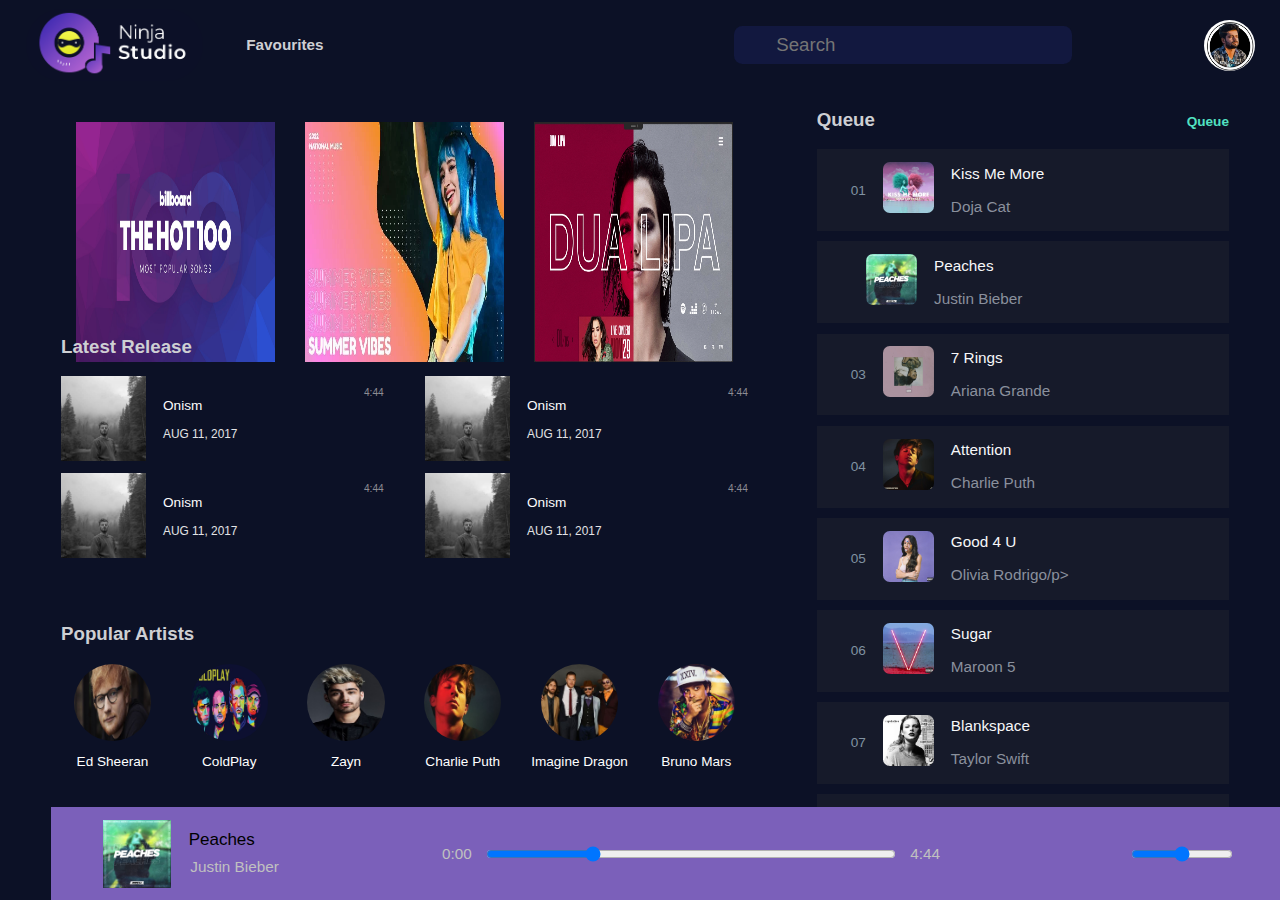
<file: index.html>
<!-- The Following code is written by Diwakar kumar (github.com/diwakarkumar3096) -->

<!DOCTYPE html>
<html>

<head>
    <title>Ninja Studio - Music Player</title>

    <meta charset="UTF-8">
    <!-- set viewport meta property -->
    <meta name="viewport" content="Width=device-width, initial-scale=1.0">

    <!-- linking the css file -->
    <link rel="stylesheet" href="assets/css/style.css">

    <!-- use the below to use font-awesome icons -->
    <link rel="stylesheet" href="https://use.fontawesome.com/releases/v5.15.3/css/all.css" integrity="sha384-SZXxX4whJ79/gErwcOYf+zWLeJdY/qpuqC4cAa9rOGUstPomtqpuNWT9wdPEn2fk" crossorigin="anonymous">
</head>

<body>
    <div class="main-container">
        <header class="header">
            <div class="logo">
                <img src="logo.png" />
                <p class="fav">Favourites</p>
            </div>
            <div class="searchbox-container">
                <div class="search-box">
                    <i class="fas fa-search"></i>
                    <input type="text" placeholder="Search" />
                    <i class="fas fa-microphone"></i>
                </div>
                <i class="fas bell fa-bell"></i>
                <img class="profile-photo" src="assets/images/profilepic.jpg" />
            </div>
        </header>
           <!--this for three main at the top-->
        <div class="for-responsiveness">
            <main>
                <div class="left-side">
                    <div class="carosual">
                         <div class="image">
                         <img src="assets/carousel/img1.jpg" alt="pic1">
                         </div>
                         <div class="image">
                         <img src="assets/carousel/img4.webp" alt="pic2">
                         </div>
                         <div class="image">
                         <img src="assets/carousel/img5.png" alt="pic2">
                         </div>

                    </div>
            </div>
                     
                <div id="queue-1" class="queue-container">
                    <div class="queue-header">
                        <p>Queue</p>
                        <div class="queue-btn-container">

                            <!-- here label is acting as a button for dropdown effect -->
                            <label for="mycheckbox">Queue <span><i class="fas fa-angle-down"></i></span></label>
                            <input type="checkbox" id="mycheckbox">
                            <div class="queue-btn-dropdown">
                                <a href="">Playlists</a>
                                <hr>
                                <a href="">Favourite Songs</a>
                            </div>
                        </div>
                    </div>

                    <div class="queue-elements-container">
                        <div class="queue-element">
                            <div class="song-image-container">
                                <p class="queue-number">01</p>
                                <div class="image-container">
                                    <img class="queue-song-img" src="assets/queue/kissmemore.jpg" />
                                    <i class="fas play-btn fa-play"></i>
                                </div>
                                <div class="song-and-artist-container">
                                    <p class="queue-song-name">Kiss Me More</p>
                                    <p class="queue-artist-name">Doja Cat</p>
                                </div>
                            </div>

                            <i class="far wishlist-icon fa-heart"></i>
                        </div>
                        <div class="queue-element">
                            <div class="song-image-container">
                                <i class="fas currently-on-song fa-stream"></i>
                                <div class="image-container">
                                    <img class="queue-song-img" src="assets/queue/peaches.jpg" />
                                    <i class="fas play-btn fa-play"></i>
                                </div>
                                <div class="song-and-artist-container">
                                    <p class="queue-song-name">Peaches</p>
                                    <p class="queue-artist-name">Justin Bieber</p>
                                </div>
                            </div>

                            <i class="far wishlist-icon fa-heart"></i>
                        </div>
                        <div class="queue-element">
                            <div class="song-image-container">
                                <p class="queue-number">03</p>
                                <div class="image-container">
                                    <img class="queue-song-img" src="assets/queue/7rings.jpg" />
                                    <i class="fas play-btn fa-play"></i>
                                </div>
                                <div class="song-and-artist-container">
                                    <p class="queue-song-name">7 Rings</p>
                                    <p class="queue-artist-name">Ariana Grande</p>
                                </div>
                            </div>

                            <i class="far wishlist-icon fa-heart"></i>
                        </div>
                        <div class="queue-element">
                            <div class="song-image-container">
                                <p class="queue-number">04</p>
                                <div class="image-container">
                                    <img class="queue-song-img" src="assets/queue/attention.jpg" />
                                    <i class="fas play-btn fa-play"></i>
                                </div>
                                <div class="song-and-artist-container">
                                    <p class="queue-song-name">Attention</p>
                                    <p class="queue-artist-name">Charlie Puth</p>
                                </div>
                            </div>

                            <i class="far wishlist-icon fa-heart"></i>
                        </div>
                        <div class="queue-element">
                            <div class="song-image-container">
                                <p class="queue-number">05</p>
                                <div class="image-container">
                                    <img class="queue-song-img" src="assets/queue/good4u.jpg" />
                                    <i class="fas play-btn fa-play"></i>
                                </div>
                                <div class="song-and-artist-container">
                                    <p class="queue-song-name">Good 4 U</p>
                                    <p class="queue-artist-name">Olivia Rodrigo/p>
                                </div>
                            </div>

                            <i class="far wishlist-icon fa-heart"></i>
                        </div>
                        <div class="queue-element">
                            <div class="song-image-container">
                                <p class="queue-number">06</p>
                                <div class="image-container">
                                    <img class="queue-song-img" src="assets/queue/sugar.jpg" />
                                    <i class="fas play-btn fa-play"></i>
                                </div>
                                <div class="song-and-artist-container">
                                    <p class="queue-song-name">Sugar</p>
                                    <p class="queue-artist-name">Maroon 5</p>
                                </div>
                            </div>

                            <i class="far wishlist-icon fa-heart"></i>
                        </div>
                        <div class="queue-element">
                            <div class="song-image-container">
                                <p class="queue-number">07</p>
                                <div class="image-container">
                                    <img class="queue-song-img" src="assets/queue/taylorswift.jpg" />
                                    <i class="fas play-btn fa-play"></i>
                                </div>
                                <div class="song-and-artist-container">
                                    <p class="queue-song-name">Blankspace</p>
                                    <p class="queue-artist-name">Taylor Swift</p>
                                </div>
                            </div>

                            <i class="far wishlist-icon fa-heart"></i>
                        </div>
                        <div class="queue-element">
                            <div class="song-image-container">
                                <p class="queue-number">08</p>
                                <div class="image-container">
                                    <img class="queue-song-img" src="assets/queue/we'regood.jpg" />
                                    <i class="fas play-btn fa-play"></i>
                                </div>
                                <div class="song-and-artist-container">
                                    <p class="queue-song-name">We're Good</p>
                                    <p class="queue-artist-name">Dua Lipa</p>
                                </div>
                            </div>

                            <i class="far wishlist-icon fa-heart"></i>
                        </div>
                        <div class="queue-element">
                            <div class="song-image-container">
                                <p class="queue-number">09</p>
                                <div class="image-container">
                                    <img class="queue-song-img" src="assets/queue/shapeofyou.jpg" />
                                    <i class="fas play-btn fa-play"></i>
                                </div>
                                <div class="song-and-artist-container">
                                    <p class="queue-song-name">Shape Of You</p>
                                    <p class="queue-artist-name">Ed Sheeran</p>
                                </div>
                            </div>

                            <i class="far wishlist-icon fa-heart"></i>
                        </div>
                        <div class="queue-element">
                            <div class="song-image-container">
                                <p class="queue-number">10</p>
                                <div class="image-container">
                                    <img class="queue-song-img" src="assets/queue/cheapthrills.jpg" />
                                    <i class="fas play-btn fa-play"></i>
                                </div>
                                <div class="song-and-artist-container">
                                    <p class="queue-song-name">Cheap Thrills</p>
                                    <p class="queue-artist-name">Sia</p>
                                </div>
                            </div>

                            <i class="far wishlist-icon fa-heart"></i>
                        </div>
                        <div class="queue-element">
                            <div class="song-image-container">
                                <p class="queue-number">11</p>
                                <div class="image-container">
                                    <img class="queue-song-img" src="assets/queue/roar.jpg" />
                                    <i class="fas play-btn fa-play"></i>
                                </div>
                                <div class="song-and-artist-container">
                                    <p class="queue-song-name">Roar</p>
                                    <p class="queue-artist-name">Katy Perry</p>
                                </div>
                            </div>

                            <i class="far wishlist-icon fa-heart"></i>
                        </div>
                        <div class="queue-element">
                            <div class="song-image-container">
                                <p class="queue-number">12</p>
                                <div class="image-container">
                                    <img class="queue-song-img" src="assets/queue/starboy.jpg" />
                                    <i class="fas play-btn fa-play"></i>
                                </div>
                                <div class="song-and-artist-container">
                                    <p class="queue-song-name">Starboy</p>
                                    <p class="queue-artist-name">The Weeknd</p>
                                </div>
                            </div>

                            <i class="far wishlist-icon fa-heart"></i>
                        </div>
                    </div>
                </div>

                <div class="latest-release-container">
                    <div class="latest-release-header">
                        <p>Latest Release</p>
                    </div>
                    <div class="latest-release-cards-container">
                        <div class="latest-release-card">
                            <div class="song-name-and-img-container">
                                <div class="latest-release-img-container">
                                    <label for="play-btn-checkbox1"><i class="fas latest-release-play-btn fa-play play-1"></i><i class="latest-release-pause-btn fas fa-pause pause-1"></i></label>
                                </div>
                                <div>
                                    <p class="song-name">Onism</p>
                                    <p class="date">AUG 11, 2017</p>
                                </div>
                            </div>

                            <div class="latest-release-dropdown-container">
                                <label for="latest-release-checkbox1"><i class="fas more-details fa-ellipsis-h"></i></label>
                                <input type="checkbox" id="latest-release-checkbox1">
                                <div class="latest-release-dropdown">

                                    <div class="links-container">
                                        <i class="fas fa-play"></i>
                                        <a href="">Play Now</a>
                                    </div>

                                    <hr>

                                    <div class="links-container">
                                        <i class="fas fa-plus"></i>
                                        <a href="">Add To Queue</a>
                                    </div>

                                    <hr>

                                    <div class="links-container">
                                        <i class="fas fa-bars"></i>
                                        <a href="">Add To Favourites</a>
                                    </div>

                                    <hr>

                                    <div class="links-container">
                                        <i class="fas fa-exclamation-circle"></i>
                                        <a href=""><span></span>Get Info</a>
                                    </div>

                                </div>
                                <p class="time">4:44</p>
                            </div>

                        </div>
                        <div class="latest-release-card">
                            <div class="song-name-and-img-container">
                                <div class="latest-release-img-container">
                                    <label for="play-btn-checkbox2"><i class="fas latest-release-play-btn fa-play play-2"></i><i class="latest-release-pause-btn fas fa-pause pause-2"></i></label>
                                </div>
                                <div>
                                    <p class="song-name">Onism</p>
                                    <p class="date">AUG 11, 2017</p>
                                </div>
                            </div>

                            <div class="latest-release-dropdown-container">
                                <label for="latest-release-checkbox2"><i class="fas more-details fa-ellipsis-h"></i></label>
                                <input type="checkbox" id="latest-release-checkbox2">
                                <div class="latest-release-dropdown">

                                    <div class="links-container">
                                        <i class="fas fa-play"></i>
                                        <a href="">Play Now</a>
                                    </div>

                                    <hr>

                                    <div class="links-container">
                                        <i class="fas fa-plus"></i>
                                        <a href="">Add To Queue</a>
                                    </div>

                                    <hr>

                                    <div class="links-container">
                                        <i class="fas fa-bars"></i>
                                        <a href="">Add To Favourites</a>
                                    </div>

                                    <hr>

                                    <div class="links-container">
                                        <i class="fas fa-exclamation-circle"></i>
                                        <a href=""><span></span>Get Info</a>
                                    </div>

                                </div>
                                <p class="time">4:44</p>
                            </div>

                        </div>
                    </div>
                    <div class="latest-release-cards-container">
                        <div class="latest-release-card">
                            <div class="song-name-and-img-container">
                                <div class="latest-release-img-container">
                                    <label for="play-btn-checkbox3"><i class="fas latest-release-play-btn fa-play play-3"></i><i class="latest-release-pause-btn fas fa-pause pause-3"></i></label>
                                </div>
                                <div>
                                    <p class="song-name">Onism</p>
                                    <p class="date">AUG 11, 2017</p>
                                </div>
                            </div>

                            <div class="latest-release-dropdown-container">
                                <label for="latest-release-checkbox3"><i class="fas more-details fa-ellipsis-h"></i></label>
                                <input type="checkbox" id="latest-release-checkbox3">
                                <div class="latest-release-dropdown">

                                    <div class="links-container">
                                        <i class="fas fa-play"></i>
                                        <a href="">Play Now</a>
                                    </div>

                                    <hr>

                                    <div class="links-container">
                                        <i class="fas fa-plus"></i>
                                        <a href="">Add To Queue</a>
                                    </div>

                                    <hr>

                                    <div class="links-container">
                                        <i class="fas fa-bars"></i>
                                        <a href="">Add To Favourites</a>
                                    </div>

                                    <hr>

                                    <div class="links-container">
                                        <i class="fas fa-exclamation-circle"></i>
                                        <a href=""><span></span>Get Info</a>
                                    </div>

                                </div>
                                <p class="time">4:44</p>
                            </div>

                        </div>
                        <div class="latest-release-card">
                            <div class="song-name-and-img-container">
                                <div class="latest-release-img-container">
                                    <label for="play-btn-checkbox4"><i class="fas latest-release-play-btn fa-play play-4"></i><i class="latest-release-pause-btn fas fa-pause pause-4"></i></label>
                                </div>
                                <div>
                                    <p class="song-name">Onism</p>
                                    <p class="date">AUG 11, 2017</p>
                                </div>
                            </div>

                            <div class="latest-release-dropdown-container">
                                <label for="latest-release-checkbox4"><i class="fas more-details fa-ellipsis-h"></i></label>
                                <input type="checkbox" id="latest-release-checkbox4">
                                <div class="latest-release-dropdown">

                                    <div class="links-container">
                                        <i class="fas fa-play"></i>
                                        <a href="">Play Now</a>
                                    </div>

                                    <hr>

                                    <div class="links-container">
                                        <i class="fas fa-plus"></i>
                                        <a href="">Add To Queue</a>
                                    </div>

                                    <hr>

                                    <div class="links-container">
                                        <i class="fas fa-bars"></i>
                                        <a href="">Add To Favourites</a>
                                    </div>

                                    <hr>

                                    <div class="links-container">
                                        <i class="fas fa-exclamation-circle"></i>
                                        <a href=""><span></span>Get Info</a>
                                    </div>

                                </div>
                                <p class="time">4:44</p>
                            </div>

                        </div>
                    </div>
                </div>

                <div class="popular-artists-container">
                    <div class="popular-artists-header">
                        <p>Popular Artists</p>
                    </div>
                    <div class="popular-artists-img-container">
                        <div class="popular-artists-1-container">
                            <div class="popular-artists-img1-container">
                                <div class="popular-artists">
                                    <a href="index2.html"><i class="fas popular-artists-play-btn fa-play"></i></a>
                                </div>
                            </div>

                            <p>Ed Sheeran</p>
                        </div>
                        <div class="popular-artists-1-container">
                            <div class="popular-artists-img1-container">
                                <div class="popular-artists popular-artists-2">
                                    <a href="index2.html"><i class="fas popular-artists-play-btn fa-play"></i></a>
                                </div>
                            </div>

                            <p>ColdPlay</p>
                        </div>
                        <div class="popular-artists-1-container">
                            <div class="popular-artists-img1-container">
                                <div class="popular-artists popular-artists-3">
                                    <a href="index2.html"><i class="fas popular-artists-play-btn fa-play"></i></a>
                                </div>
                            </div>

                            <p>Zayn</p>
                        </div>
                        <div class="popular-artists-1-container">
                            <div class="popular-artists-img1-container">
                                <div class="popular-artists popular-artists-4">
                                    <a href="index2.html"><i class="fas popular-artists-play-btn fa-play"></i></a>
                                </div>
                            </div>

                            <p>Charlie Puth</p>
                        </div>
                        <div class="popular-artists-1-container">
                            <div class="popular-artists-img1-container">
                                <div class="popular-artists popular-artists-5">
                                    <a href="index2.html"><i class="fas popular-artists-play-btn fa-play"></i></a>
                                </div>
                            </div>

                            <p>Imagine Dragon</p>
                        </div>
                        <div class="popular-artists-1-container">
                            <div class="popular-artists-img1-container">
                                <div class="popular-artists popular-artists-6">
                                    <a href="index2.html"><i class="fas popular-artists-play-btn fa-play"></i></a>
                                </div>
                            </div>

                            <p>Bruno Mars</p>
                        </div>
                    </div>
                </div>

                <div class="stations-container">
                    <div class="stations-logo-container">
                        <div class="stations-logo-img-container">

                        </div>
                    </div>

                    <div class="stations-img-container">
                        <div class="stations-img">
                            <!-- <div class="station-1"> -->
                            <div class="img-1">

                            </div>
                            <!-- <p>Love</p>
                  </div> -->
                        </div>
                        <p class="stations-para">Love</p>
                    </div>

                    <div class="stations-img-container">
                        <div class="stations-img">
                            <!-- <div class="station-1"> -->
                            <div class="img-1 img-2">

                            </div>
                            <!-- <p>Love</p>
                  </div> -->
                        </div>
                        <p class="stations-para">Retro</p>
                    </div>

                    <div class="stations-img-container">
                        <div class="stations-img">
                            <!-- <div class="station-1"> -->
                            <div class="img-1 img-3">

                            </div>
                            <!-- <p>Love</p>
              </div> -->
                        </div>
                        <p class="stations-para">Chill</p>
                    </div>

                    <div class="stations-img-container">
                        <div class="stations-img">
                            <!-- <div class="station-1"> -->
                            <div class="img-1 img-4">

                            </div>
                            <!-- <p>Love</p>
              </div> -->
                        </div>
                        <p class="stations-para">Workout</p>
                    </div>

                    <div class="stations-img-container">
                        <div class="stations-img">
                            <!-- <div class="station-1"> -->
                            <div class="img-1 img-5">

                            </div>
                            <!-- <p>Love</p> -->
                            <!-- </div> -->
                        </div>
                        <p class="stations-para">Rock</p>
                    </div>

                    <div class="stations-img-container">
                        <div class="stations-img">
                            <!-- <div class="station-1"> -->
                            <div class="img-1 img-6">

                            </div>
                            <!-- <p>Love</p>
              </div> -->
                        </div>
                        <p class="stations-para">Pop</p>
                    </div>
                </div>

                <div class="genre-container">
                    <div class="genre-img-container">
                        <p>Party</p>
                    </div>

                    <div class="genre-img-container genre-img-2">
                        <p>Electronic</p>
                    </div>

                    <div class="genre-img-container genre-img-3">
                        <p>Road Trip</p>
                    </div>
                </div>

                <div class="latest-english-container">
                    <div class="latest-english-header">
                        <p>Latest English</p>
                    </div>

                    <div class="latest-english-content">
                        <div class="latest-english-card-container">
                            <img src="songs/queue-04.jpg" />
                            <p>Onism</p>
                            <p>AUG 11, 2017</p>
                        </div>
                        <div class="latest-english-card-container">
                            <img src="songs/queue-05.jpg" />
                            <p>Onism</p>
                            <p>AUG 11, 2017</p>
                        </div>
                        <div class="latest-english-card-container">
                            <img src="songs/queue-02.jpg" />
                            <p>Onism</p>
                            <p>AUG 11, 2017</p>
                        </div>
                        <div class="latest-english-card-container">
                            <img src="songs/queue-03.png" />
                            <p>Onism</p>
                            <p>AUG 11, 2017</p>
                        </div>
                        <div class="latest-english-card-container">
                            <img src="songs/queue-04.jpg" />
                            <p>Onism</p>
                            <p>AUG 11, 2017</p>
                        </div>
                        <div class="latest-english-card-container">
                            <img src="songs/queue-03.png" />
                            <p>Onism</p>
                            <p>AUG 11, 2017</p>
                        </div>
                    </div>
                </div>
                <!-- Latest English Container -->
                <div class="latest-english-container">
                    <div class="latest-english-header">
                        <p>Latest Hindi</p>
                    </div>

                    <div class="latest-english-content">
                        <div class="latest-english-card-container">
                            <img src="songs/queue-04.jpg" />
                            <p>Onism</p>
                            <p>AUG 11, 2017</p>
                        </div>
                        <div class="latest-english-card-container">
                            <img src="songs/queue-05.jpg" />
                            <p>Onism</p>
                            <p>AUG 11, 2017</p>
                        </div>
                        <div class="latest-english-card-container">
                            <img src="songs/queue-02.jpg" />
                            <p>Onism</p>
                            <p>AUG 11, 2017</p>
                        </div>
                        <div class="latest-english-card-container">
                            <img src="songs/queue-03.png" />
                            <p>Onism</p>
                            <p>AUG 11, 2017</p>
                        </div>
                        <div class="latest-english-card-container">
                            <img src="songs/queue-04.jpg" />
                            <p>Onism</p>
                            <p>AUG 11, 2017</p>
                        </div>
                        <div class="latest-english-card-container">
                            <img src="songs/queue-03.png" />
                            <p>Onism</p>
                            <p>AUG 11, 2017</p>
                        </div>
                    </div>
                </div>
            </main>

            <div id="queue-2" class="queue-container">
                <div class="queue-header">
                    <p>Queue</p>
                    <div class="queue-btn-container">

                        <!-- here label is acting as a button for dropdown effect -->
                        <label for="mycheckbox">Queue <span><i class="fas fa-angle-down"></i></span></label>
                        <input type="checkbox" id="mycheckbox">
                        <div class="queue-btn-dropdown">
                            <a href="">Playlists</a>
                            <hr>
                            <a href="">Favourite Songs</a>
                        </div>
                    </div>
                </div>

                <div class="queue-elements-container">
                    <div class="queue-element">
                        <div class="song-image-container">
                            <p class="queue-number">01</p>
                            <div class="image-container">
                                <img class="queue-song-img" src="assets/queue/kissmemore.jpg" />
                                <i class="fas play-btn fa-play"></i>
                            </div>
                            <div class="song-and-artist-container">
                                <p class="queue-song-name">Kiss Me More</p>
                                <p class="queue-artist-name">Doja Cat</p>
                            </div>
                        </div>
                        <span class="nav-link">
                        <i class="far wishlist-icon fa-heart"></i>
                        </span>
                    </div>
                    <div class="queue-element">
                        <div class="song-image-container">
                            <i class="fas currently-on-song fa-stream"></i>
                            <div class="image-container">
                                
                                <img class="queue-song-img" src="assets/queue/peaches.jpg" />
                                <i class="fas play-btn fa-play"></i>
                            </div>
                            <div class="song-and-artist-container">
                                <p class="queue-song-name">Peaches</p>
                                <p class="queue-artist-name">Justin Bieber</p>
                            </div>
                        </div>
                        <span class="nav-link">
                            <i class="far wishlist-icon fa-heart"></i>
                        </span>
                    </div>
                    <div class="queue-element">
                        <div class="song-image-container">
                            <p class="queue-number">03</p>
                            <div class="image-container">
                                <img class="queue-song-img" src="assets/queue/7rings.jpg" />
                                <i class="fas play-btn fa-play"></i>
                            </div>
                            <div class="song-and-artist-container">
                                <p class="queue-song-name">7 Rings</p>
                                <p class="queue-artist-name">Ariana Grande</p>
                            </div>
                        </div>
                        <span class="nav-link">
                            <i class="far wishlist-icon fa-heart"></i>
                        </span>
                    </div>
                    <div class="queue-element">
                        <div class="song-image-container">
                            <p class="queue-number">04</p>
                            <div class="image-container">
                                <img class="queue-song-img" src="assets/queue/attention.jpg" />
                                <i class="fas play-btn fa-play"></i>
                            </div>
                            <div class="song-and-artist-container">
                                <p class="queue-song-name">Attention</p>
                                <p class="queue-artist-name">Charlie Puth</p>
                            </div>
                        </div>
                        <span class="nav-link">
                            <i class="far wishlist-icon fa-heart"></i>
                        </span>

                    </div>
                    <div class="queue-element">
                        <div class="song-image-container">
                            <p class="queue-number">05</p>
                            <div class="image-container">
                                <img class="queue-song-img" src="assets/queue/good4u.jpg" />
                                <i class="fas play-btn fa-play"></i>
                            </div>
                            <div class="song-and-artist-container">
                                <p class="queue-song-name">Good 4 U</p>
                                <p class="queue-artist-name">Olivia Rodrigo/p>
                            </div>
                        </div>
                        <span class="nav-link">
                            <i class="far wishlist-icon fa-heart"></i>
                        </span>
                    </div>
                    <div class="queue-element">
                        <div class="song-image-container">
                            <p class="queue-number">06</p>
                            <div class="image-container">
                                <img class="queue-song-img" src="assets/queue/sugar.jpg" />
                                <i class="fas play-btn fa-play"></i>
                            </div>
                            <div class="song-and-artist-container">
                                <p class="queue-song-name">Sugar</p>
                                <p class="queue-artist-name">Maroon 5</p>
                            </div>
                        </div>
                        <span class="nav-link">
                            <i class="far wishlist-icon fa-heart"></i>
                        </span>
                    </div>
                    <div class="queue-element">
                        <div class="song-image-container">
                            <p class="queue-number">07</p>
                            <div class="image-container">
                                <img class="queue-song-img" src="assets/queue/taylorswift.jpg" />
                                <i class="fas play-btn fa-play"></i>
                            </div>
                            <div class="song-and-artist-container">
                                <p class="queue-song-name">Blankspace</p>
                                <p class="queue-artist-name">Taylor Swift</p>
                            </div>
                        </div>
                        <span class="nav-link">
                            <i class="far wishlist-icon fa-heart"></i>
                        </span>
                    </div>
                    <div class="queue-element">
                        <div class="song-image-container">
                            <p class="queue-number">08</p>
                            <div class="image-container">
                                <img class="queue-song-img" src="assets/queue/we'regood.jpg" />
                                <i class="fas play-btn fa-play"></i>
                            </div>
                            <div class="song-and-artist-container">
                                <p class="queue-song-name">We're Good</p>
                                <p class="queue-artist-name">Dua Lipa</p>
                            </div>
                        </div>
                        <span class="nav-link">
                            <i class="far wishlist-icon fa-heart"></i>
                        </span>
                    </div>
                    <div class="queue-element">
                        <div class="song-image-container">
                            <p class="queue-number">09</p>
                            <div class="image-container">
                                <img class="queue-song-img" src="assets/queue/shapeofyou.jpg" />
                                <i class="fas play-btn fa-play"></i>
                            </div>
                            <div class="song-and-artist-container">
                                <p class="queue-song-name">Shape Of You</p>
                                <p class="queue-artist-name">Ed Sheeran</p>
                            </div>
                        </div>
                        <span class="nav-link">
                            <i class="far wishlist-icon fa-heart"></i>
                        </span>
                    </div>
                    <div class="queue-element">
                        <div class="song-image-container">
                            <p class="queue-number">10</p>
                            <div class="image-container">
                                <img class="queue-song-img" src="assets/queue/cheapthrills.jpg" />
                                <i class="fas play-btn fa-play"></i>
                            </div>
                            <div class="song-and-artist-container">
                                <p class="queue-song-name">Cheap Thrills</p>
                                <p class="queue-artist-name">Sia</p>
                            </div>
                        </div>
                        <span class="nav-link">
                            <i class="far wishlist-icon fa-heart"></i>
                        </span>
                    </div>
                    <div class="queue-element">
                        <div class="song-image-container">
                            <p class="queue-number">11</p>
                            <div class="image-container">
                                <img class="queue-song-img" src="assets/queue/roar.jpg" />
                                <i class="fas play-btn fa-play"></i>
                            </div>
                            <div class="song-and-artist-container">
                                <p class="queue-song-name">Roar</p>
                                <p class="queue-artist-name">Katy Perry</p>
                            </div>
                        </div>
                        <span class="nav-link">
                            <i class="far wishlist-icon fa-heart"></i>
                        </span>
                    </div>
                    <div class="queue-element">
                        <div class="song-image-container">
                            <p class="queue-number">12</p>
                            <div class="image-container">
                                <img class="queue-song-img" src="assets/queue/starboy.jpg" />
                                <i class="fas play-btn fa-play"></i>
                            </div>
                            <div class="song-and-artist-container">
                                <p class="queue-song-name">Starboy</p>
                                <p class="queue-artist-name">The Weeknd</p>
                            </div>
                        </div>
                        <span class="nav-link">
                            <i class="far wishlist-icon fa-heart"></i>
                        </span>
                    </div>
                </div>
            </div>
        <footer>
            <!-- Song Thumnail, Title, Singer -->
            <div id="footer-song-info">
                <div id="footer-song-image"></div>
                <div id="footer-song-name">
                    <span>Peaches</span>
                    <span class="subtitle">Justin Bieber</span>
                </div>
                <div>
                    <span class="nav-link">
	                    <i class="far fa-heart subtitle"></i>
	                </span>
                    <span class="nav-link">
	                    <i class="fas fa-ban subtitle"></i>
	                </span>
                </div>
            </div>

            <!-- Contains Player Controls: Play, Pause, Next, Previous, Shuffle and Repeat with Slider -->
            <div id="player">

                <div id="player-control">
                    <div><i class="fas fa-random"></i></div>
                    <div><i class="fas fa-step-backward"></i></div>
                    <div><i class="far fa-pause-circle" style="font-size: 2rem;"></i></div>
                    <div><i class="fas fa-step-forward"></i></div>
                    <div><i class="fas fa-redo"></i></div>
                </div>

                <div id="player-slider-container">
                    <div class="subtitle">
                        0:00
                    </div>

                    <input type="range" min="0" max="100" value="25">

                    <div class="subtitle">
                        4:44
                    </div>
                </div>
            </div>

            <!-- Volume buttom, Expand button -->
            <div class="player-extras">
                <div>
                    <i class="fas fa-list-ul"></i>
                </div>
                <div>
                    <i class="fas fa-laptop"></i>
                </div>

                <div class="volume-container">
                    <span><i class="fas fa-volume-up"></i></span>
                    <input type="range" min="0" max="100" value="50" class="slider" id="volume-slider">
                </div>
                <div><i class="fas fa-expand"></i></div>
            </div>

        </footer>
    </div>
</body>

</html>
</file>
<file: assets/css/style.css>
/* The Following code is written by Diwakar kumar (github.com/diwakarkumar3096) */
/* set size of root element */

html {
    font-size: 7px;
}


/* set border-box style for all elements of webpage */

* {
    box-sizing: border-box;
    font-family: Arial, Helvetica, sans-serif;
}


/* set margin of body element as 0 (because there is some margin by default) */

body {
    margin: 0;
}

.main-container {
    height: 100vh;
    background-color: #0C1126;
    overflow-y: auto;
}


/* header */

.header {
    height: 10vh;
    padding: 1.5rem;
    display: flex;
    justify-content: space-between;
    align-items: center;
}

.logo {
    display: flex;
    justify-content: flex-start;
    align-items: center;
    width: 18%;
}

.logo img {
    width: 240px;
    height: 72px;
    border-radius: 2.5rem;
    margin-right: 0.8rem;
    max-height: 6rem;
    max-width: 18rem;
}

.fav {
    color: #CECFD3;
    font-size: 0.9rem;
    font-weight: 600;
    margin-left: 30px;
}

.searchbox-container {
    display: flex;
    justify-content: flex-end;
    align-items: center;
    width: 55%;
}

.search-box {
    padding: 0.5rem;
    padding-left: 0.5rem;
    padding-right: 0.5rem;
    background-color: #12183F;
    border-radius: 0.5rem;
    display: flex;
    align-items: center;
    justify-content: space-between;
    width: 50%;
    margin-right: 4rem;
}

.search-box input {
    font-size: 1.1rem;
    padding: 0.6rem;
    padding-left: 0.1rem;
    background-color: transparent;
    width: 80%;
    height: 0.7rem;
    border: 0;
    margin-left: 0.3rem;
    margin-right: 0.3rem;
    color: white;
}

.search-box input:focus {
    outline: none;
}

.search-box i {
    color: white;
    /* font-size: 2rem; */
}

.profile-photo {
    width: 3rem;
    height: 3rem;
    border-radius: 1.5rem;
    margin-left: 0.8rem;
}

.bell {
    color: #E7E7E6;
    margin-right: 50px;
}


/* content */

main {

    display: flex;
    flex-direction: column;
    justify-content: flex-start;
    align-items: center;
    height: 90vh;
    overflow-y: auto;
    padding: 10px;
    padding-top: 1rem;
    padding-bottom: 0rem;
}
.left-side{
    height: 60px;
    width: 100%;
}

/* carousel */

.carousel{
    height: 50%;
    width: 100%;
    box-sizing: border-box;
    display: flex;
    flex-direction:column;
    justify-content: space-between;
    align-items: center;
    transition: 1;
        
    }
/* css of the  carousel */
.carosual img{
    padding:15px;
    width: 33.33%;
    display: table;
    height: 30vh;
    float: left;
}
.image{
    width:auto;

}
.image:hover{
    transform: scale(1.05);
    z-index: 0.5;
    box-shadow: brown;

}



.nav-link a{
    padding: 8px 8px 8px 32px;
    text-decoration: none;
    font-size: 13px;
    color: #fff;
    display: block;
    transition: 0.3s;
}
.nav-link .active{
    color:#1dd65f;
}
.nav-text{
    padding-left: 18px;
}

.nav-link:hover a span{
    padding-left: 30px;
    transition: all 0.5s ease;
    color:#1dd65f;
}
.nav-link:hover i{
    color:#1dd65f;
    -webkit-animation: nextarrow 1s infinite;
    -moz-animation: nextarrow 1s infinite;
    -o-animation: nextarrow 1s infinite;
    animation: nextarrow 1s infinite;
}
@keyframes nextarrow {
    0% {
      transform: scale(1, 1);
    }
    50% {
      transform: scale(1.5, 1.5);
    }
    100% {
      transform: scale(1, 1);
    }
}

 
/* queue */

.queue-container {
    width: 95%;
    margin-bottom: 2rem;
}

#queue-2 {
    display: none;
}

.queue-header {
    color: #CECFD3;
    font-size: 1.1rem;
    font-weight: 700;
    width: 100%;
    display: flex;
    justify-content: space-between;
    align-items: center;
}


/* implementing the dropdown(on queue button click) via checbox */


/* hide the checkbox */

.queue-header input {
    display: none;
}

.queue-header label {
    font-size: 0.8rem;
    color: #51E2C2;
}

.queue-btn-container {
    position: relative;
}


/* set position of dropdown absolute to the label to appear over other elements , set height 0 and overflow hidden add transition effect */

.queue-btn-dropdown {
    position: absolute;
    height: 0;
    overflow: hidden;
    top: 1.5rem;
    left: -4rem;
    background-color: white;
    text-align: center;
    transition: all 0.2s linear;
}

.queue-btn-dropdown a {
    text-decoration: none;
    font-size: 0.8rem;
    color: black;
}


/* on clicking the label dropdown will appear, make height non zero */

#mycheckbox:checked~div {
    height: 4.7rem;
    padding: 0.3rem;
}

#mycheckbox2:checked~div {
    height: 4.7rem;
    padding: 0.3rem;
}


/* queue elements */

.queue-elements-container {
    width: 100%;
    display: flex;
    flex-direction: column;
    justify-content: flex-start;
    align-items: center;
}

.queue-element {
    margin-bottom: 0.6rem;
    width: 100%;
    background-color: #1e222e98;
    display: flex;
    justify-content: space-between;
    align-items: center;
    padding-left: 2rem;
    padding-right: 2rem;
}

.song-image-container {
    display: flex;
    align-items: center;
    justify-content: flex-start;
}

.queue-number {
    font-size: 0.8rem;
    color: #8092A1;
    margin-right: 1rem;
}

.image-container {
    position: relative;
}

.queue-song-img {
    width: 3rem;
    border-radius: 0.4rem;
    margin-right: 1rem;
}

.queue-song-img~i {
    transition: all 0.2s ease-in-out;
}

.queue-song-img~i:hover {
    opacity: 0.9;
    height: 1rem;
}

.queue-song-img:hover~i {
    opacity: 0.9;
    height: 1rem;
}

.play-btn {
    position: absolute;
    height: 0;
    overflow: hidden;
    color: white;
    top: 1rem;
    left: 1rem;
}

.queue-song-name {
    font-size: 0.9rem;
    color: #F6F7F9;
}

.queue-artist-name {
    font-size: 0.9rem;
    color: #8A909D;
}

.wishlist-icon {
    color: #92A6B3;
}

.currently-on-song {
    color: #21B6D9;
    transform: rotate(-90deg);
    margin-right: 0.9rem;
}


/* latest-release */

.latest-release-container {
    width: 100%;
    margin-bottom: 2rem;
    display: flex;
    flex-direction: column;
    justify-content: flex-start;
    margin-top: 150px;
}

.latest-release-header {
    width: 100%;
}

.latest-release-header p {
    color: #CECFD3;
    font-size: 1.1rem;
    font-weight: 700;
}

.latest-release-cards-container {
    width: 100%;
    display: flex;
    justify-content: space-between;
    align-items: center;
    margin-bottom: 0.7rem;
}

.latest-release-card {
    display: flex;
    align-items: flex-start;
    justify-content: space-between;
    width: 47%;
}

.song-name-and-img-container {
    display: flex;
    justify-content: flex-start;
    align-items: center;
}

.latest-release-img-container {
    background-image: url(../../songs/latest-release-onism.jpg);
    background-size: cover;
    height: 5rem;
    width: 5rem;
    margin-right: 1rem;
    position: relative;
}

.latest-release-play-btn {
    position: absolute;
    height: 0;
    overflow: hidden;
    color: white;
    top: 2rem;
    left: 2rem;
}

.latest-release-pause-btn {
    position: absolute;
    height: 0;
    overflow: hidden;
    color: white;
    top: 2rem;
    left: 2rem;
}

.latest-release-img-container:hover .latest-release-play-btn {
    height: 1rem;
}


/* on clicking the play btns , make its height 0 (display none) */

#play-btn-checkbox1:checked~.for-responsiveness>main>.latest-release-container div:nth-child(even) div:first-child>.song-name-and-img-container>.latest-release-img-container>label>i.play-1,
#play-btn-checkbox2:checked~.for-responsiveness>main>.latest-release-container div:nth-child(even) div:last-child>.song-name-and-img-container>.latest-release-img-container>label>i.play-2,
#play-btn-checkbox3:checked~.for-responsiveness>main>.latest-release-container div:last-child div:first-child>.song-name-and-img-container>.latest-release-img-container>label>i.play-3,
#play-btn-checkbox4:checked~.for-responsiveness>main>.latest-release-container div:last-child div:last-child>.song-name-and-img-container>.latest-release-img-container>label>i.play-4 {
    height: 0;
    overflow: hidden;
}


/* on clicking the play btns, make the height of pause btn non zero */

#play-btn-checkbox1:checked~.for-responsiveness>main>.latest-release-container div:nth-child(even) div:first-child>.song-name-and-img-container>.latest-release-img-container>label>i.pause-1,
#play-btn-checkbox2:checked~.for-responsiveness>main>.latest-release-container div:nth-child(even) div:last-child>.song-name-and-img-container>.latest-release-img-container>label>i.pause-2,
#play-btn-checkbox3:checked~.for-responsiveness>main>.latest-release-container div:last-child div:first-child>.song-name-and-img-container>.latest-release-img-container>label>i.pause-3,
#play-btn-checkbox4:checked~.for-responsiveness>main>.latest-release-container div:last-child div:last-child>.song-name-and-img-container>.latest-release-img-container>label>i.pause-4 {
    height: 1rem;
}


/* on clicking the play btns , make its height 0 (display none) */

.song-name {
    color: #FCFCFD;
    font-size: 0.8rem;
}

.date {
    color: #E2E3E5;
    font-size: 0.7rem;
}

.more-details {
    color: #93A9B2;
    font-size: 0.8rem;
}

.time {
    color: #8D8C93;
    font-size: 0.6rem;
}

.latest-release-dropdown-container {
    position: relative;
}

.latest-release-dropdown {
    position: absolute;
    z-index: 2;
    height: 0;
    overflow: hidden;
    top: 1rem;
    left: -6.9rem;
    background-color: white;
    text-align: center;
    transition: all 0.2s linear;
}

.latest-release-dropdown a {
    text-decoration: none;
    font-size: 0.8rem;
    color: black;
}

#latest-release-checkbox1,
#latest-release-checkbox2,
#latest-release-checkbox3,
#latest-release-checkbox4 {
    display: none;
}

#latest-release-checkbox1:checked~div,
#latest-release-checkbox2:checked~div,
#latest-release-checkbox3:checked~div,
#latest-release-checkbox4:checked~div {
    height: 8rem;
    width: 8.7rem;
    padding: 0.3rem;
}

.links-container {
    display: flex;
    justify-content: flex-start;
    align-items: center;
}

.links-container i {
    color: #8D89AD;
    margin-right: 0.7rem;
}


/* popular artists */

.popular-artists-container {
    width: 100%;
    margin-bottom: 2rem;
    display: flex;
    flex-direction: column;
    justify-content: flex-start;
}

.popular-artists-header {
    width: 100%;
}

.popular-artists-header p {
    color: #CECFD3;
    font-size: 1.1rem;
    font-weight: 700;
}

.popular-artists-img-container {
    width: 100%;
    display: flex;
    justify-content: space-between;
    align-items: flex-start;
    margin-bottom: 0.7rem;
}

.popular-artists-1-container {
    display: flex;
    flex-direction: column;
    justify-content: flex-start;
    align-items: center;
    text-align: center;
    width: 15%;
}

.popular-artists-1-container p {
    color: white;
    font-size: 0.8rem;
}

.popular-artists-img1-container {
    width: 75%;
    position: relative;
    overflow: hidden;
}

.popular-artists-img1-container:before {
    content: "";
    display: block;
    padding-top: 100%;
}

.popular-artists {
    position: absolute;
    padding-top: 42%;
    top: 0;
    left: 0;
    right: 0;
    bottom: 0;
    background-image: url(../../songs/ed-sheeran.jpg);
    background-position: center;
    background-size: 100% 100%;
    background-size: cover;
    border-radius: 4rem;
    transition: all 0.2s ease-in-out;
}

.popular-artists-2 {
    background-image: url(../../songs/cold-play.jpg) !important;
}

.popular-artists-3 {
    background-image: url(../../songs/zayn.jpg) !important;
}

.popular-artists-4 {
    background-image: url(../../songs/charlie-puth.jpg) !important;
}

.popular-artists-5 {
    background-image: url(../../songs/imagine-dragon.jpg) !important;
}

.popular-artists-6 {
    background-image: url(../../songs/bruno-mars.jpg) !important;
}

.popular-artists>a {
    position: static;
    height: 0;
    display: none;
    overflow: hidden;
    color: white;
}

.popular-artists:hover>a {
    height: 4rem;
    display: inline;
}

.popular-artists:hover {
    opacity: 0.7;
    color: white;
}


/* stations */

.stations-container {
    width: 100%;
    background-color: #101743;
    display: flex;
    align-items: center;
    justify-content: space-around;
    margin-bottom: 4rem;
}

.stations-logo-container {
    width: 18%;
    position: relative;
    overflow: hidden;
}

.stations-logo-container:before {
    content: "";
    display: block;
    padding-top: 100%;
}

.stations-logo-img-container {
    position: absolute;
    width: 100%;
    top: 0;
    left: 0;
    right: 0;
    bottom: 0;
    background-image: url(../images/stations-img.png);
    background-size: 100% 100%;
    background-repeat: no-repeat;
    background-position: center;
    background-size: contain;
}

.stations-img-container {
    width: 12%;
    position: relative;
}

.stations-img {
    width: 100%;
    overflow: hidden;
    position: relative;
}

.stations-img:before {
    content: "";
    display: block;
    padding-top: 100%;
}

.img-1 {
    filter: blur(1.1px);
    position: absolute;
    top: 0;
    left: 0;
    right: 0;
    bottom: 0;
    background-image: url(../images/love.jpg);
    background-position: center;
    background-size: 100% 100%;
    background-size: cover;
    border-radius: 4rem;
}

.img-2 {
    background-image: url(../images/retro.png) !important;
}

.img-3 {
    background-image: url(../images/chill.jpg) !important;
}

.img-4 {
    background-image: url(../images/workout.jpg) !important;
}

.img-5 {
    background-image: url(../images/rock.jpg) !important;
}

.img-6 {
    background-image: url(../images/pop.jpg) !important;
}

.stations-para {
    font-weight: bold;
    text-align: center;
    position: absolute;
    color: white;
    top: 50%;
    margin-top: -5px;
    left: 0;
    right: 0;
    margin-left: auto;
    margin-right: auto;
    font-size: 0.9rem;
}


/* genre */

.genre-container {
    width: 100%;
    margin-bottom: 2rem;
    display: flex;
    align-items: center;
    justify-content: space-between;
}

.genre-img-container {
    width: 32%;
    height: 9rem;
    background-image: url(../images/party.jpg);
    background-repeat: no-repeat;
    background-position: center;
    background-size: 100% 100%;
    position: relative;
    overflow: hidden;
    display: flex;
    flex-direction: column;
    justify-content: center;
    align-items: center;
    transition: all 0.3s ease-in-out;
}

.genre-img-container:hover {
    background-size: 120% 120%;
}

.genre-img-container p {
    color: #FAFAFB;
    text-align: center;
    font-size: 1.3rem;
    position: absolute;
    left: 0;
    right: 0;
    margin-left: auto;
    margin-right: auto;
}

.genre-img-2 {
    background-image: url("../images/electronic.jpg");
}

.genre-img-3 {
    background-image: url("../images/road-trip.jpg");
}


/* latest-english */

.latest-english-container {
    width: 100%;
    margin-bottom: 2rem;
    display: flex;
    flex-direction: column;
    justify-content: flex-start;
}

.latest-english-header {
    width: 100%;
}

.latest-english-header p {
    color: #CECFD3;
    font-size: 1.1rem;
    font-weight: 700;
}

.latest-english-content {
    width: 100%;
    display: flex;
    justify-content: space-between;
    align-items: flex-start;
    margin-bottom: 0.7rem;
}

.latest-english-card-container {
    width: 14%;
    display: flex;
    flex-direction: column;
    justify-content: flex-start;
    align-items: flex-start;
}

.latest-english-card-container img {
    width: 100%;
}

.latest-english-card-container p {
    color: #FFFEFE;
    font-size: 0.7rem;
}


/* footer (audio player controls)*/

footer {
    position: fixed;
    bottom: 0px;
    width: 100%;
    background-color: #7b60ba;
    display: flex;
    flex-direction: row;
    align-items: center;
    justify-content: space-around;
    z-index: 5;
    padding-top: 0.2rem;
    padding-bottom: 0.2rem;
}

#footer-song-info {
    display: flex;
    flex-direction: row;
    align-items: center;
    height: 100%;
    width: 20%;
}

#footer-song-info>div {
    margin: 1vh;
}

#footer-song-image {
    height: 4rem;
    width: 4rem;
    margin: 1vh;
    background: url("../queue/peaches.jpg") center no-repeat;
    background-size: contain;
}

#footer-song-name {
    height: 6vh;
    display: flex;
    flex-direction: column;
    justify-content: space-around;
}

.subtitle {
    color: #C0C0C0;
    font-size: 0.9rem;
    margin: 0.1rem;
}


/*Player Controls*/


/* Pause, Next, Shuffle &other Icons and Slider Styling*/

#player {
    width: 40%;
    min-width: 200px;
    height: 80%;
    display: flex;
    flex-direction: column;
    justify-content: space-around;
    align-items: center;
}

#player>div {
    display: flex;
    justify-content: space-around;
    align-items: center;
}

#player-control {
    width: 50%;
}

#player-slider-container {
    width: 100%;
}

input[type="range"] {
    width: 80%;
}


/*Player Extras*/

.player-extras {
    display: flex;
    width: 20%;
    min-width: 115px;
    justify-content: space-around;
    align-items: center;
}

.volume-container {
    width: 50%;
    display: flex;
    justify-content: space-around;
    align-items: center;
}

#volume-slider {
    width: 80%;
}


/* hide scrollbar */


/* Hide scrollbar for Chrome, Safari and Opera */

main::-webkit-scrollbar {
    display: none;
}


/* Hide scrollbar for IE, Edge and Firefox */

main {
    -ms-overflow-style: none;
    /* IE and Edge */
    scrollbar-width: none;
    /* Firefox */
}


/* Hide scrollbar for Chrome, Safari and Opera */

#queue-2::-webkit-scrollbar {
    display: none;
}


/* Hide scrollbar for IE, Edge and Firefox */

#queue-2 {
    -ms-overflow-style: none;
    /* IE and Edge */
    scrollbar-width: none;
    /* Firefox */
}


/* media query for extra small devices */

@media (min-width: 365px) {
    html {
        font-size: 9px;
    }
}


/* media query for small devices */

@media (min-width: 576px) {
    html {
        font-size: 11px;
    }
}


/* media query for medium devices */

@media (min-width: 768px) {
    html {
        font-size: 13px;
    }
    .current-song-container {
        flex-direction: row;
    }
    .current-song-container img {
        width: 25%;
        margin-right: 1rem;
        max-height: none;
    }
    .current-song-button-container {
        display: flex;
        flex-direction: row;
    }
    .current-song-more-options-container {
        flex-direction: row;
    }
    .for-responsiveness {
        padding-left: 3rem;
        padding-right: 3rem;
        display: flex;
        justify-content: space-between;
    }
    main {
        width: 60%;
    }
    #queue-1 {
        display: none;
    }
    #queue-2 {
        display: block;
        width: 35%;
        height: 90vh;
        overflow-y: auto;
        margin-bottom: 0;
    }
}


/* media query for large devices */

@media (min-width: 992px) {
    html {
        font-size: 15px;
    }
}


/* media query for extra-large devices */

@media (min-width: 1200px) {
    html {
        font-size: 17px;
    }
}
</file>
